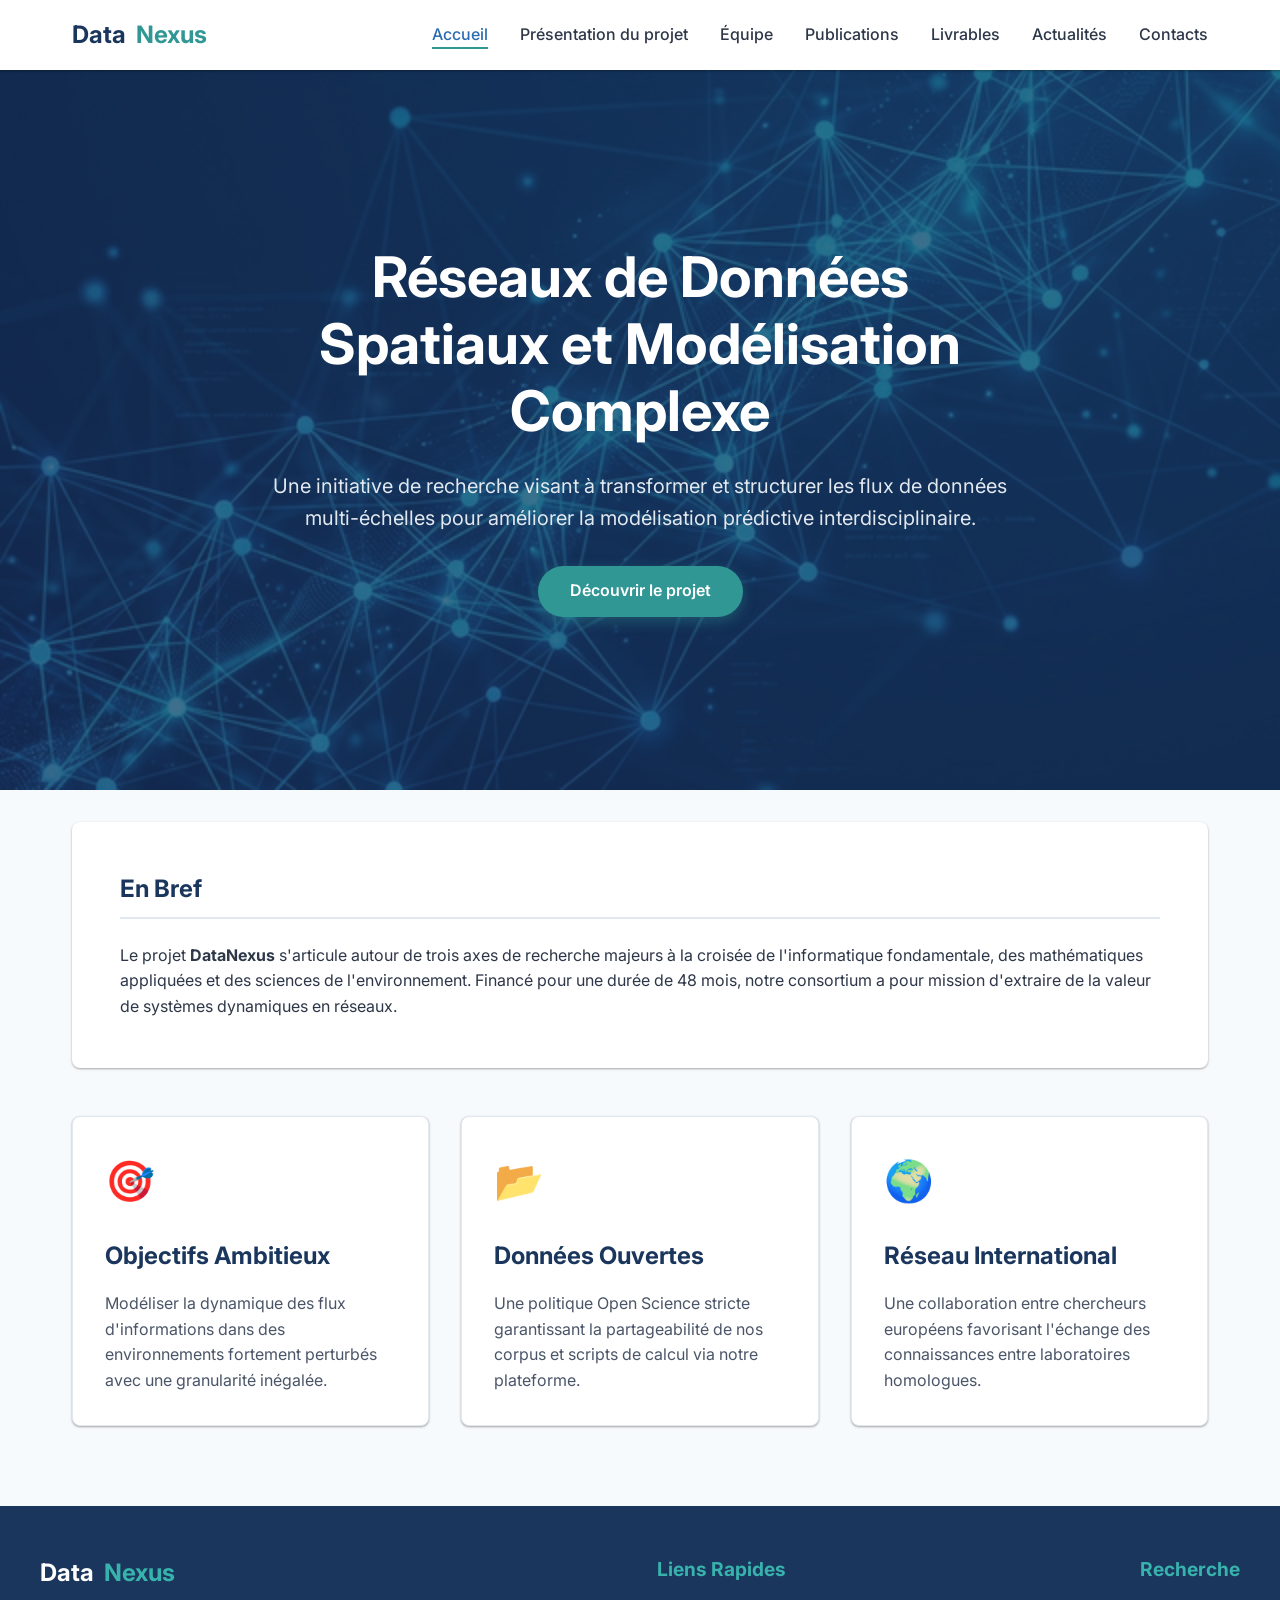
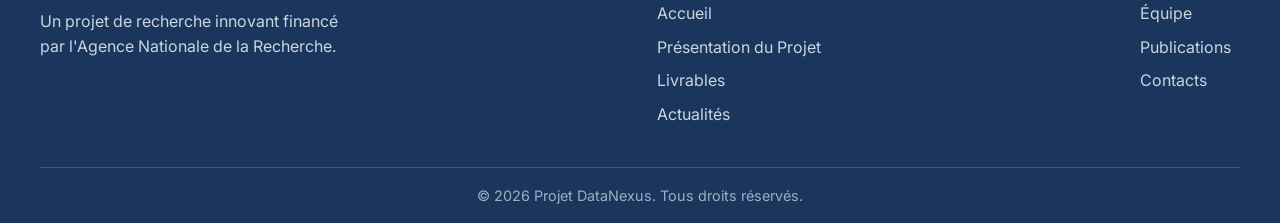
<file: index.html>
<!DOCTYPE html>
<html lang="fr">

<head>
    <meta charset="UTF-8">
    <meta name="viewport" content="width=device-width, initial-scale=1.0">
    <title>Projet de Recherche | Accueil</title>
    <meta name="description" content="Site officiel du projet de recherche DataNexus. Accueil.">
    <link rel="stylesheet" href="styles.css">
</head>

<body>
    <header>
        <div class="nav-container">
            <a href="index.html" class="logo">Data<span>Nexus</span></a>
            <nav>
                <ul class="nav-links">
                    <li><a href="index.html" class="active">Accueil</a></li>
                    <li>
                        <a href="projet.html">Présentation du projet</a>
                        <ul class="dropdown-menu">
                            <li><a href="projet.html#problematique">Problématique</a></li>
                            <li><a href="projet.html#objectifs">Objectifs</a></li>
                            <li><a href="projet.html#methodologie">Méthodologie générale</a></li>
                            <li><a href="projet.html#wp">Les différents WPs</a></li>
                            <li><a href="projet.html#calendrier">Calendrier</a></li>
                        </ul>
                    </li>
                    <li><a href="equipe.html">Équipe</a></li>
                    <li>
                        <a href="publications.html">Publications</a>
                        <ul class="dropdown-menu">
                            <li><a href="publications.html#articles">Articles</a></li>
                            <li><a href="publications.html#chapitres">Chapitres d’ouvrage</a></li>
                            <li><a href="publications.html#communications">Communications</a></li>
                            <li><a href="publications.html#posters">Posters</a></li>
                            <li><a href="publications.html#prepublications">Prépublications</a></li>
                        </ul>
                    </li>
                    <li>
                        <a href="livrables.html">Livrables</a>
                        <ul class="dropdown-menu">
                            <li><a href="livrables.html#rapports">Rapports</a></li>
                            <li><a href="livrables.html#donnees">Jeux de données</a></li>
                            <li><a href="livrables.html#documentation">Documentation</a></li>
                            <li><a href="livrables.html#outils">Outils / démonstrateurs</a></li>
                            <li><a href="livrables.html#protocoles">Protocoles / guides</a></li>
                        </ul>
                    </li>
                    <li>
                        <a href="actualites.html">Actualités</a>
                        <ul class="dropdown-menu">
                            <li><a href="actualites.html#evenements">Événements</a></li>
                            <li><a href="actualites.html#communications">Communications</a></li>
                        </ul>
                    </li>
                    <li><a href="contacts.html">Contacts</a></li>
                </ul>
            </nav>
        </div>
    </header>

    <main>
        <section class="hero">
            <img src="assets/images/hero_bg.png" alt="Abstract Data Nodes" class="hero-bg">
            <div class="hero-content">
                <h1>Réseaux de Données Spatiaux et Modélisation Complexe</h1>
                <p>Une initiative de recherche visant à transformer et structurer les flux de données multi-échelles
                    pour améliorer la modélisation prédictive interdisciplinaire.</p>
                <a href="projet.html" class="btn btn-primary">Découvrir le projet</a>
            </div>
        </section>

        <section class="container">
            <div class="content-block" style="margin-top: -3rem; position: relative; z-index: 10;">
                <h2>En Bref</h2>
                <p>Le projet <strong>DataNexus</strong> s'articule autour de trois axes de recherche majeurs à la
                    croisée de l'informatique fondamentale, des mathématiques appliquées et des sciences de
                    l'environnement. Financé pour une durée de 48 mois, notre consortium a pour mission d'extraire de la
                    valeur de systèmes dynamiques en réseaux.</p>
            </div>

            <div class="grid">
                <div class="card">
                    <div class="card-icon">🎯</div>
                    <h3>Objectifs Ambitieux</h3>
                    <p>Modéliser la dynamique des flux d'informations dans des environnements fortement perturbés avec
                        une granularité inégalée.</p>
                </div>
                <div class="card">
                    <div class="card-icon">📂</div>
                    <h3>Données Ouvertes</h3>
                    <p>Une politique Open Science stricte garantissant la partageabilité de nos corpus et scripts de
                        calcul via notre plateforme.</p>
                </div>
                <div class="card">
                    <div class="card-icon">🌍</div>
                    <h3>Réseau International</h3>
                    <p>Une collaboration entre chercheurs européens favorisant l'échange des connaissances entre
                        laboratoires homologues.</p>
                </div>
            </div>
        </section>
    </main>

    <footer>
        <div class="footer-content">
            <div class="footer-col">
                <a href="index.html" class="logo" style="color:white;">Data<span
                        style="color:var(--accent-color);">Nexus</span></a>
                <p style="margin-top: 1rem;">Un projet de recherche innovant financé<br>par l'Agence Nationale de la
                    Recherche.</p>
            </div>
            <div class="footer-col">
                <h4>Liens Rapides</h4>
                <ul>
                    <li><a href="index.html">Accueil</a></li>
                    <li><a href="projet.html">Présentation du Projet</a></li>
                    <li><a href="livrables.html">Livrables</a></li>
                    <li><a href="actualites.html">Actualités</a></li>
                </ul>
            </div>
            <div class="footer-col">
                <h4>Recherche</h4>
                <ul>
                    <li><a href="equipe.html">Équipe</a></li>
                    <li><a href="publications.html">Publications</a></li>
                    <li><a href="contacts.html">Contacts</a></li>
                </ul>
            </div>
        </div>
        <div class="footer-bottom">
            &copy; 2026 Projet DataNexus. Tous droits réservés.
        </div>
    </footer>
</body>

</html>
</file>
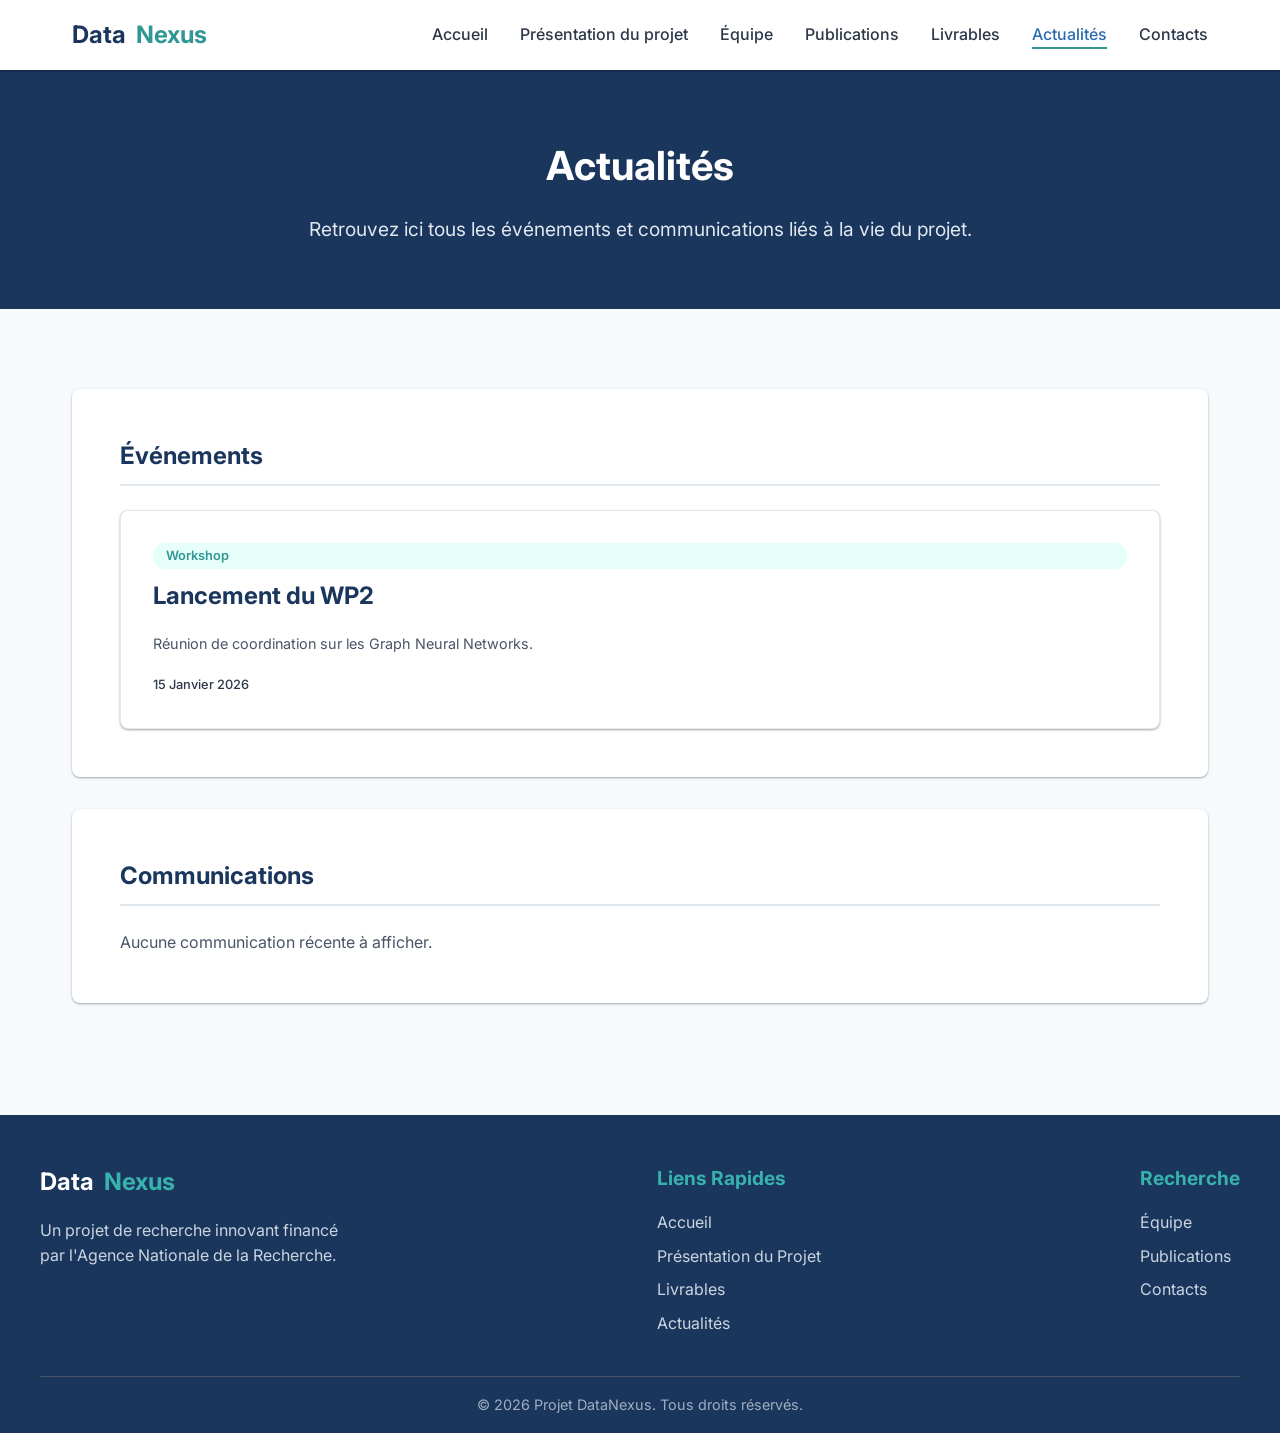
<file: actualites.html>
<!DOCTYPE html>
<html lang="fr">

<head>
    <meta charset="UTF-8">
    <meta name="viewport" content="width=device-width, initial-scale=1.0">
    <title>Actualités | DataNexus</title>
    <meta name="description" content="Restez informé des dernières actualités, événements et communications du projet DataNexus.">
    <link rel="stylesheet" href="styles.css">
</head>

<body>
    <header>
        <div class="nav-container">
            <a href="index.html" class="logo">Data<span>Nexus</span></a>
            <nav>
                <ul class="nav-links">
                    <li><a href="index.html">Accueil</a></li>
                    <li>
                        <a href="projet.html">Présentation du projet</a>
                        <ul class="dropdown-menu">
                            <li><a href="projet.html#problematique">Problématique</a></li>
                            <li><a href="projet.html#objectifs">Objectifs</a></li>
                            <li><a href="projet.html#methodologie">Méthodologie générale</a></li>
                            <li><a href="projet.html#wp">Les différents WPs</a></li>
                            <li><a href="projet.html#calendrier">Calendrier</a></li>
                        </ul>
                    </li>
                    <li><a href="equipe.html">Équipe</a></li>
                    <li>
                        <a href="publications.html">Publications</a>
                        <ul class="dropdown-menu">
                            <li><a href="publications.html#articles">Articles</a></li>
                            <li><a href="publications.html#chapitres">Chapitres d’ouvrage</a></li>
                            <li><a href="publications.html#communications">Communications</a></li>
                            <li><a href="publications.html#posters">Posters</a></li>
                            <li><a href="publications.html#prepublications">Prépublications</a></li>
                        </ul>
                    </li>
                    <li>
                        <a href="livrables.html">Livrables</a>
                        <ul class="dropdown-menu">
                            <li><a href="livrables.html#rapports">Rapports</a></li>
                            <li><a href="livrables.html#donnees">Jeux de données</a></li>
                            <li><a href="livrables.html#documentation">Documentation</a></li>
                            <li><a href="livrables.html#outils">Outils / démonstrateurs</a></li>
                            <li><a href="livrables.html#protocoles">Protocoles / guides</a></li>
                        </ul>
                    </li>
                    <li>
                        <a href="actualites.html" class="active">Actualités</a>
                        <ul class="dropdown-menu">
                            <li><a href="actualites.html#evenements">Événements</a></li>
                            <li><a href="actualites.html#communications">Communications</a></li>
                        </ul>
                    </li>
                    <li><a href="contacts.html">Contacts</a></li>
                </ul>
            </nav>
        </div>
    </header>

    <main>
        <section class="page-header">
            <h1>Actualités</h1>
            <p>Retrouvez ici tous les événements et communications liés à la vie du projet.</p>
        </section>

        <section class="container">
            <div id="evenements" class="content-block">
                <h2>Événements</h2>
                <div class="grid" style="margin-top: 1rem;">
                    <div class="card">
                        <div class="pub-tag">Workshop</div>
                        <h3 style="margin-top: 0.5rem;">Lancement du WP2</h3>
                        <p style="font-size: 0.9rem; color: var(--text-light); margin-bottom: 1rem;">Réunion de coordination sur les Graph Neural Networks.</p>
                        <span style="font-size: 0.8rem; font-weight: 500;">15 Janvier 2026</span>
                    </div>
                </div>
            </div>

            <div id="communications" class="content-block">
                <h2>Communications</h2>
                <p style="color: var(--text-light);">Aucune communication récente à afficher.</p>
            </div>
        </section>
    </main>

    <footer>
        <div class="footer-content">
            <div class="footer-col">
                <a href="index.html" class="logo" style="color:white;">Data<span
                        style="color:var(--accent-color);">Nexus</span></a>
                <p style="margin-top: 1rem;">Un projet de recherche innovant financé<br>par l'Agence Nationale de la
                    Recherche.</p>
            </div>
            <div class="footer-col">
                <h4>Liens Rapides</h4>
                <ul>
                    <li><a href="index.html">Accueil</a></li>
                    <li><a href="projet.html">Présentation du Projet</a></li>
                    <li><a href="livrables.html">Livrables</a></li>
                    <li><a href="actualites.html">Actualités</a></li>
                </ul>
            </div>
            <div class="footer-col">
                <h4>Recherche</h4>
                <ul>
                    <li><a href="equipe.html">Équipe</a></li>
                    <li><a href="publications.html">Publications</a></li>
                    <li><a href="contacts.html">Contacts</a></li>
                </ul>
            </div>
        </div>
        <div class="footer-bottom">
            &copy; 2026 Projet DataNexus. Tous droits réservés.
        </div>
    </footer>
</body>

</html>
</file>
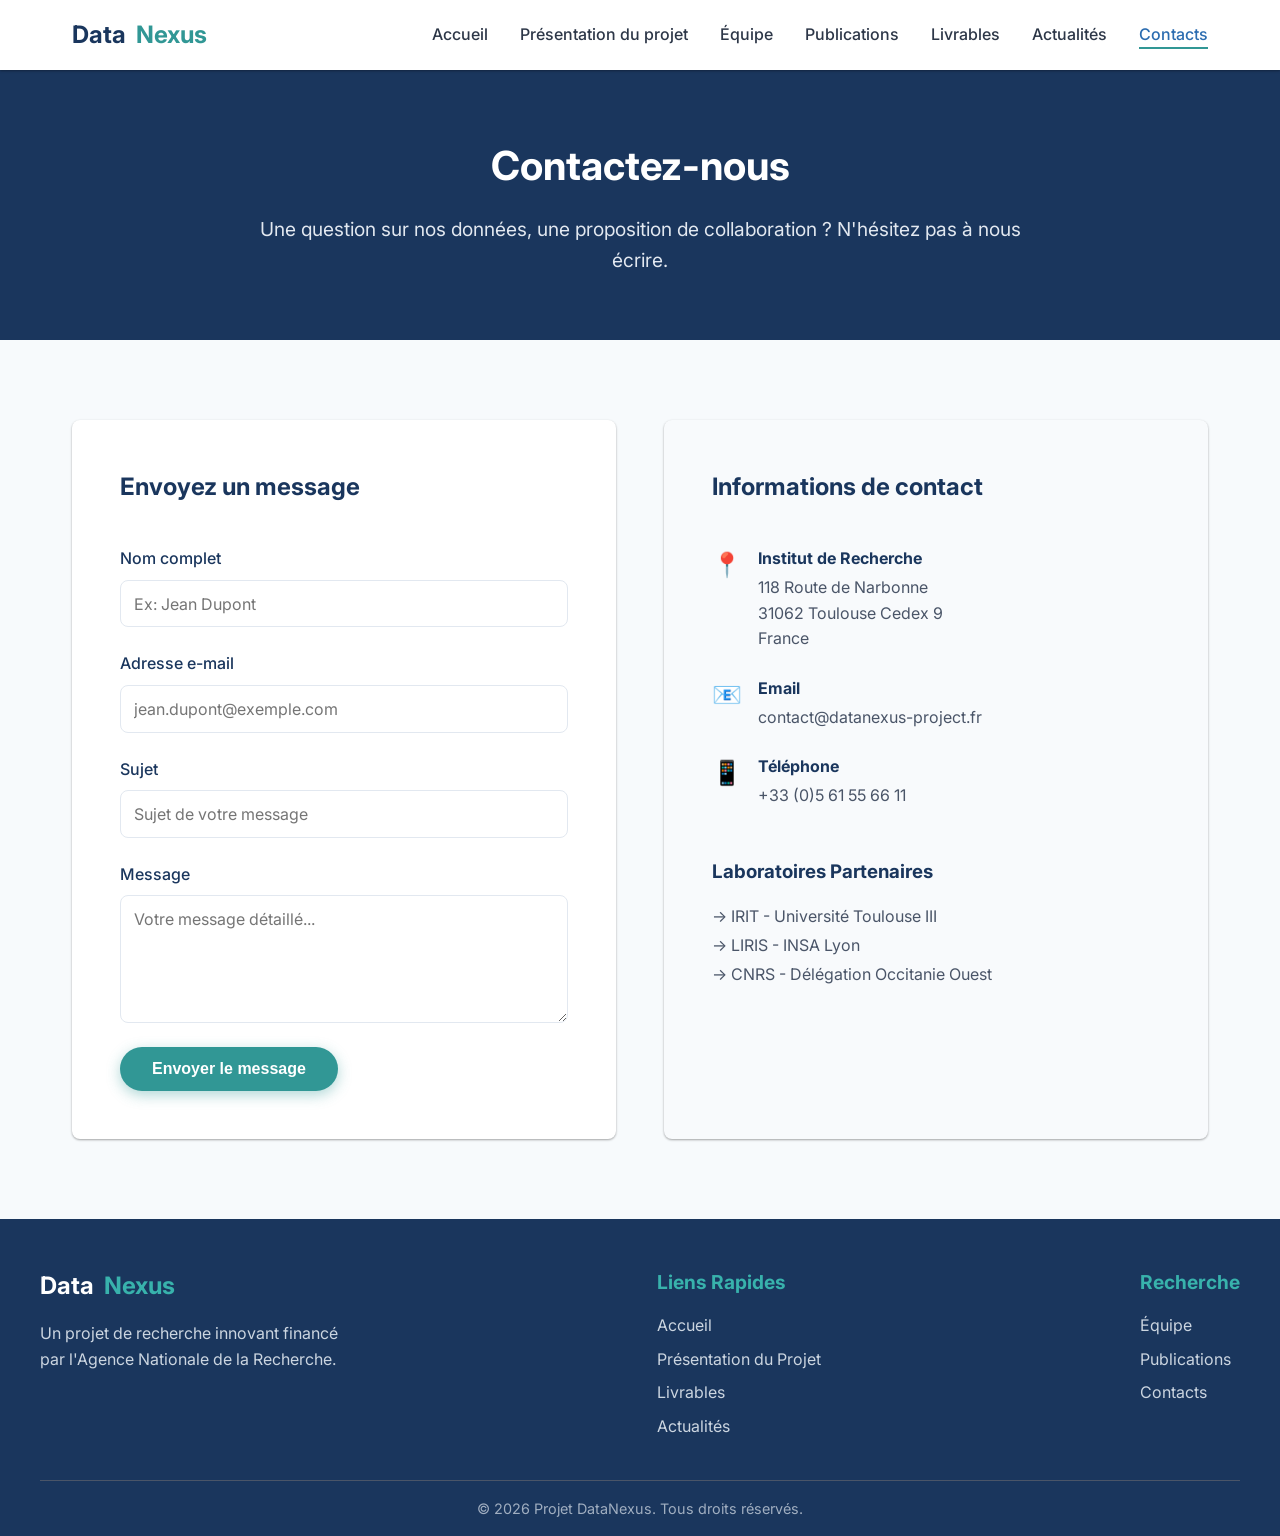
<file: contacts.html>
<!DOCTYPE html>
<html lang="fr">

<head>
    <meta charset="UTF-8">
    <meta name="viewport" content="width=device-width, initial-scale=1.0">
    <title>Contacts | DataNexus</title>
    <meta name="description" content="Contactez l'équipe du projet DataNexus.">
    <link rel="stylesheet" href="styles.css">
    <style>
        .contact-form {
            display: flex;
            flex-direction: column;
            gap: 1.5rem;
            max-width: 600px;
        }

        .form-group {
            display: flex;
            flex-direction: column;
            gap: 0.5rem;
        }

        .form-group label {
            font-weight: 500;
            color: var(--primary-color);
        }

        .form-group input,
        .form-group textarea {
            padding: 0.8rem;
            border: 1px solid var(--border-color);
            border-radius: var(--radius);
            font-family: inherit;
            font-size: 1rem;
            transition: var(--transition);
        }

        .form-group input:focus,
        .form-group textarea:focus {
            outline: none;
            border-color: var(--secondary-color);
            box-shadow: 0 0 0 3px rgba(49, 151, 149, 0.2);
        }

        .contact-info {
            display: flex;
            flex-direction: column;
            gap: 1.5rem;
        }

        .info-item {
            display: flex;
            align-items: flex-start;
            gap: 1rem;
        }

        .info-icon {
            color: var(--secondary-color);
            font-size: 1.5rem;
        }
    </style>
</head>

<body>
    <header>
        <div class="nav-container">
            <a href="index.html" class="logo">Data<span>Nexus</span></a>
            <nav>
                <ul class="nav-links">
                    <li><a href="index.html">Accueil</a></li>
                    <li>
                        <a href="projet.html">Présentation du projet</a>
                        <ul class="dropdown-menu">
                            <li><a href="projet.html#problematique">Problématique</a></li>
                            <li><a href="projet.html#objectifs">Objectifs</a></li>
                            <li><a href="projet.html#methodologie">Méthodologie générale</a></li>
                            <li><a href="projet.html#wp">Les différents WPs</a></li>
                            <li><a href="projet.html#calendrier">Calendrier</a></li>
                        </ul>
                    </li>
                    <li><a href="equipe.html">Équipe</a></li>
                    <li>
                        <a href="publications.html">Publications</a>
                        <ul class="dropdown-menu">
                            <li><a href="publications.html#articles">Articles</a></li>
                            <li><a href="publications.html#chapitres">Chapitres d’ouvrage</a></li>
                            <li><a href="publications.html#communications">Communications</a></li>
                            <li><a href="publications.html#posters">Posters</a></li>
                            <li><a href="publications.html#prepublications">Prépublications</a></li>
                        </ul>
                    </li>
                    <li>
                        <a href="livrables.html">Livrables</a>
                        <ul class="dropdown-menu">
                            <li><a href="livrables.html#rapports">Rapports</a></li>
                            <li><a href="livrables.html#donnees">Jeux de données</a></li>
                            <li><a href="livrables.html#documentation">Documentation</a></li>
                            <li><a href="livrables.html#outils">Outils / démonstrateurs</a></li>
                            <li><a href="livrables.html#protocoles">Protocoles / guides</a></li>
                        </ul>
                    </li>
                    <li>
                        <a href="actualites.html">Actualités</a>
                        <ul class="dropdown-menu">
                            <li><a href="actualites.html#evenements">Événements</a></li>
                            <li><a href="actualites.html#communications">Communications</a></li>
                        </ul>
                    </li>
                    <li><a href="contacts.html" class="active">Contacts</a></li>
                </ul>
            </nav>
        </div>
    </header>

    <main>
        <section class="page-header">
            <h1>Contactez-nous</h1>
            <p>Une question sur nos données, une proposition de collaboration ? N'hésitez pas à nous écrire.</p>
        </section>

        <section class="container"
            style="display: grid; grid-template-columns: repeat(auto-fit, minmax(300px, 1fr)); gap: 3rem;">

            <div class="content-block" style="margin-bottom: 0;">
                <h2 style="margin-bottom: 2rem; border-bottom: none;">Envoyez un message</h2>
                <form class="contact-form" action="#" method="POST"
                    onsubmit="event.preventDefault(); alert('Le message a été envoyé (Ceci est une démo).');">
                    <div class="form-group">
                        <label for="name">Nom complet</label>
                        <input type="text" id="name" name="name" required placeholder="Ex: Jean Dupont">
                    </div>

                    <div class="form-group">
                        <label for="email">Adresse e-mail</label>
                        <input type="email" id="email" name="email" required placeholder="jean.dupont@exemple.com">
                    </div>

                    <div class="form-group">
                        <label for="subject">Sujet</label>
                        <input type="text" id="subject" name="subject" required placeholder="Sujet de votre message">
                    </div>

                    <div class="form-group">
                        <label for="message">Message</label>
                        <textarea id="message" name="message" rows="5" required
                            placeholder="Votre message détaillé..."></textarea>
                    </div>

                    <button type="submit" class="btn btn-primary"
                        style="align-self: flex-start; border: none; font-size: 1rem; cursor: pointer;">Envoyer le
                        message</button>
                </form>
            </div>

            <div class="content-block" style="margin-bottom: 0; background-color: #f8fafc;">
                <h2 style="margin-bottom: 2rem; border-bottom: none;">Informations de contact</h2>

                <div class="contact-info">
                    <div class="info-item">
                        <div class="info-icon">📍</div>
                        <div>
                            <h4 style="color: var(--primary-color); margin-bottom: 0.2rem;">Institut de Recherche</h4>
                            <p style="color: var(--text-light);">118 Route de Narbonne<br>31062 Toulouse Cedex
                                9<br>France</p>
                        </div>
                    </div>

                    <div class="info-item">
                        <div class="info-icon">📧</div>
                        <div>
                            <h4 style="color: var(--primary-color); margin-bottom: 0.2rem;">Email</h4>
                            <p style="color: var(--text-light);"><a href="mailto:contact@datanexus-project.fr"
                                    style="color: inherit; text-decoration: none;">contact@datanexus-project.fr</a></p>
                        </div>
                    </div>

                    <div class="info-item">
                        <div class="info-icon">📱</div>
                        <div>
                            <h4 style="color: var(--primary-color); margin-bottom: 0.2rem;">Téléphone</h4>
                            <p style="color: var(--text-light);">+33 (0)5 61 55 66 11</p>
                        </div>
                    </div>
                </div>

                <div style="margin-top: 3rem;">
                    <h3 style="color: var(--primary-color); margin-bottom: 1rem;">Laboratoires Partenaires</h3>
                    <ul style="list-style: none; padding: 0; color: var(--text-light); line-height: 1.8;">
                        <li>&rarr; IRIT - Université Toulouse III</li>
                        <li>&rarr; LIRIS - INSA Lyon</li>
                        <li>&rarr; CNRS - Délégation Occitanie Ouest</li>
                    </ul>
                </div>
            </div>

        </section>
    </main>

    <footer>
        <div class="footer-content">
            <div class="footer-col">
                <a href="index.html" class="logo" style="color:white;">Data<span
                        style="color:var(--accent-color);">Nexus</span></a>
                <p style="margin-top: 1rem;">Un projet de recherche innovant financé<br>par l'Agence Nationale de la
                    Recherche.</p>
            </div>
            <div class="footer-col">
                <h4>Liens Rapides</h4>
                <ul>
                    <li><a href="index.html">Accueil</a></li>
                    <li><a href="projet.html">Présentation du Projet</a></li>
                    <li><a href="livrables.html">Livrables</a></li>
                    <li><a href="actualites.html">Actualités</a></li>
                </ul>
            </div>
            <div class="footer-col">
                <h4>Recherche</h4>
                <ul>
                    <li><a href="equipe.html">Équipe</a></li>
                    <li><a href="publications.html">Publications</a></li>
                    <li><a href="contacts.html">Contacts</a></li>
                </ul>
            </div>
        </div>
        <div class="footer-bottom">
            &copy; 2026 Projet DataNexus. Tous droits réservés.
        </div>
    </footer>
</body>

</html>
</file>
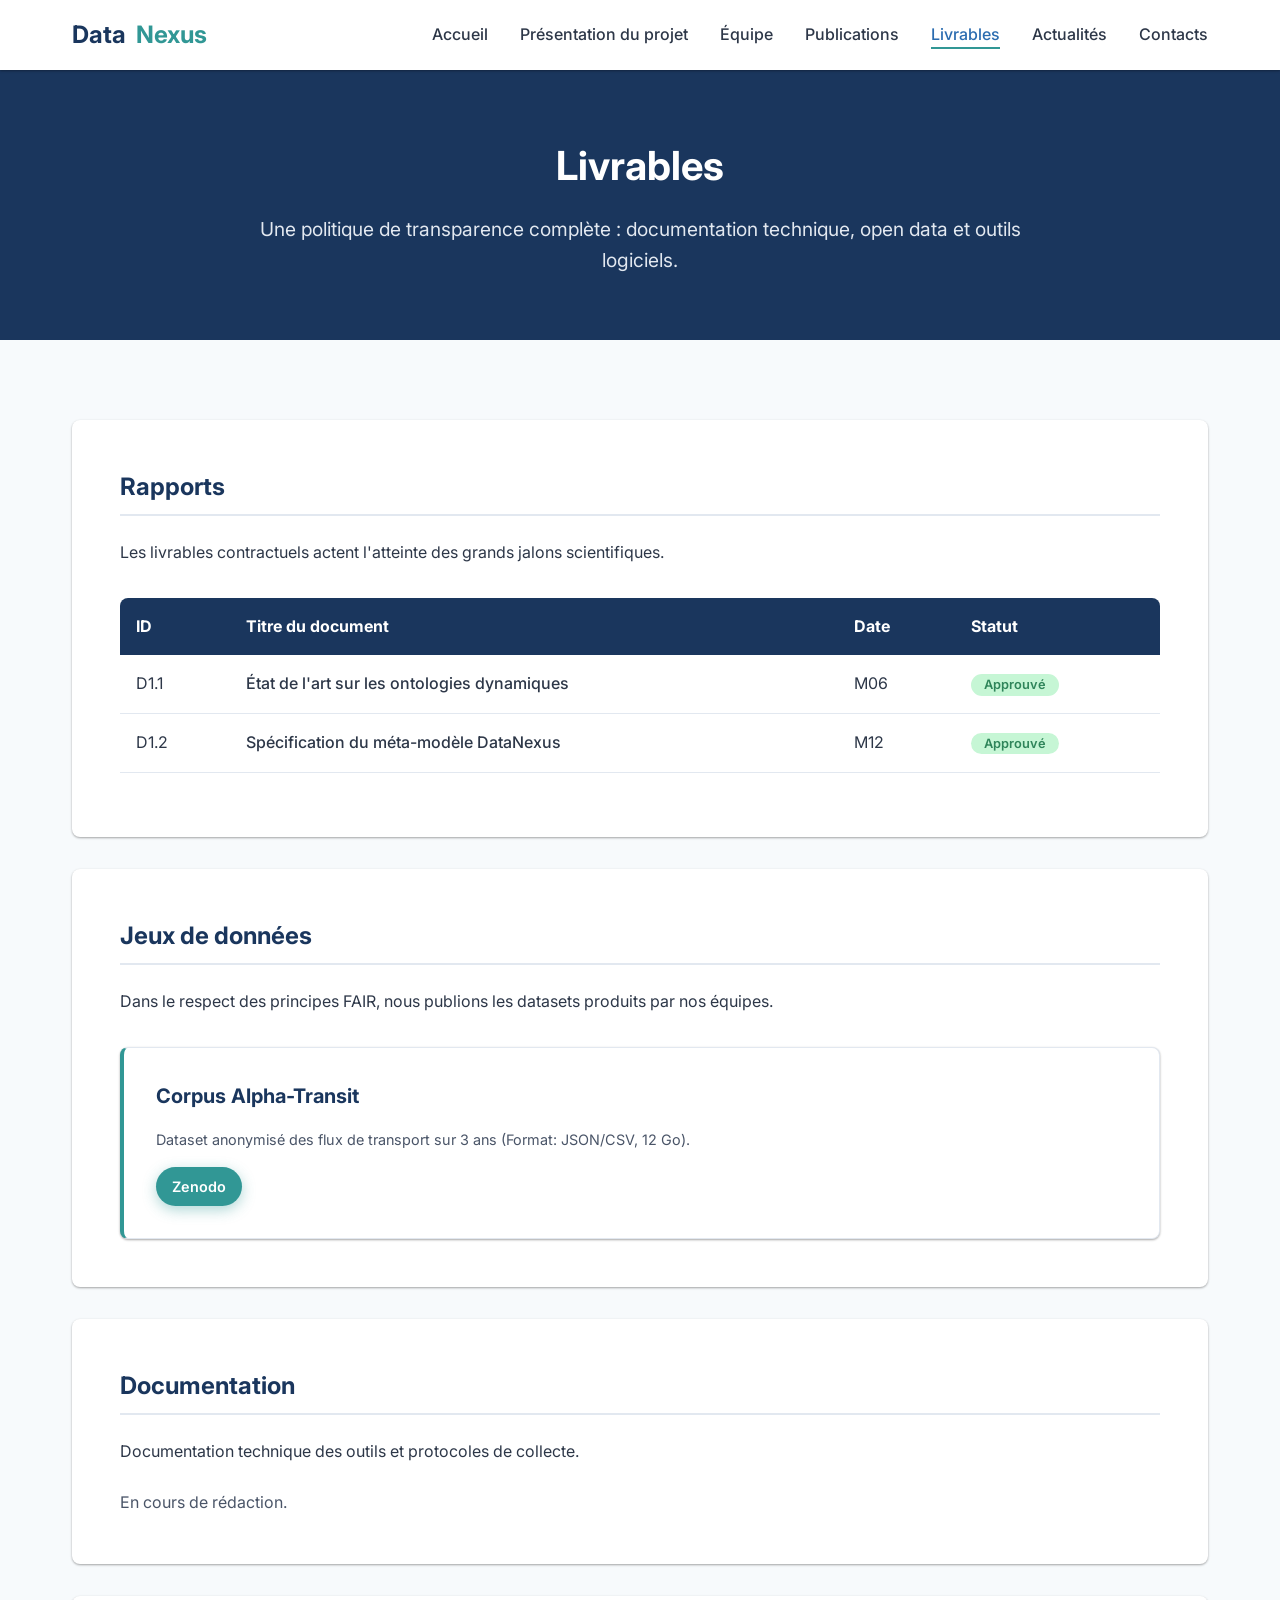
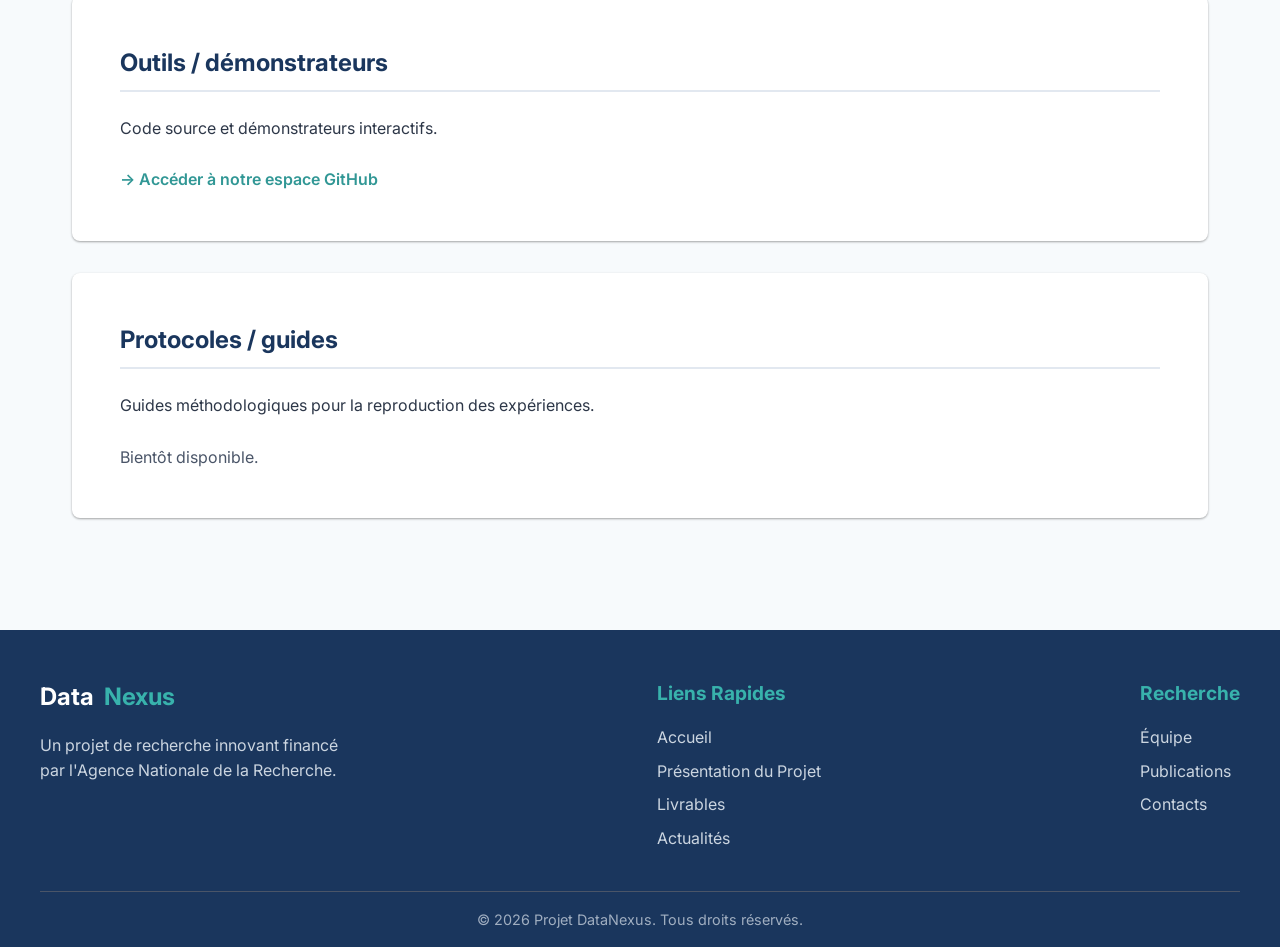
<file: livrables.html>
<!DOCTYPE html>
<html lang="fr">

<head>
    <meta charset="UTF-8">
    <meta name="viewport" content="width=device-width, initial-scale=1.0">
    <title>Livrables et Jeux de Données | DataNexus</title>
    <meta name="description"
        content="Accédez aux livrables contractuels et aux jeux de données produits tout au long du projet de recherche.">
    <link rel="stylesheet" href="styles.css">
</head>

<body>
    <header>
        <div class="nav-container">
            <a href="index.html" class="logo">Data<span>Nexus</span></a>
            <nav>
                <ul class="nav-links">
                    <li><a href="index.html">Accueil</a></li>
                    <li>
                        <a href="projet.html">Présentation du projet</a>
                        <ul class="dropdown-menu">
                            <li><a href="projet.html#problematique">Problématique</a></li>
                            <li><a href="projet.html#objectifs">Objectifs</a></li>
                            <li><a href="projet.html#methodologie">Méthodologie générale</a></li>
                            <li><a href="projet.html#wp">Les différents WPs</a></li>
                            <li><a href="projet.html#calendrier">Calendrier</a></li>
                        </ul>
                    </li>
                    <li><a href="equipe.html">Équipe</a></li>
                    <li>
                        <a href="publications.html">Publications</a>
                        <ul class="dropdown-menu">
                            <li><a href="publications.html#articles">Articles</a></li>
                            <li><a href="publications.html#chapitres">Chapitres d’ouvrage</a></li>
                            <li><a href="publications.html#communications">Communications</a></li>
                            <li><a href="publications.html#posters">Posters</a></li>
                            <li><a href="publications.html#prepublications">Prépublications</a></li>
                        </ul>
                    </li>
                    <li>
                        <a href="livrables.html" class="active">Livrables</a>
                        <ul class="dropdown-menu">
                            <li><a href="livrables.html#rapports">Rapports</a></li>
                            <li><a href="livrables.html#donnees">Jeux de données</a></li>
                            <li><a href="livrables.html#documentation">Documentation</a></li>
                            <li><a href="livrables.html#outils">Outils / démonstrateurs</a></li>
                            <li><a href="livrables.html#protocoles">Protocoles / guides</a></li>
                        </ul>
                    </li>
                    <li>
                        <a href="actualites.html">Actualités</a>
                        <ul class="dropdown-menu">
                            <li><a href="actualites.html#evenements">Événements</a></li>
                            <li><a href="actualites.html#communications">Communications</a></li>
                        </ul>
                    </li>
                    <li><a href="contacts.html">Contacts</a></li>
                </ul>
            </nav>
        </div>
    </header>

    <main>
        <section class="page-header">
            <h1>Livrables</h1>
            <p>Une politique de transparence complète : documentation technique, open data et outils logiciels.</p>
        </section>

        <section class="container">
            <div id="rapports" class="content-block">
                <h2>Rapports</h2>
                <p style="margin-bottom: 2rem;">Les livrables contractuels actent l'atteinte des grands jalons scientifiques.</p>

                <table style="width: 100%; border-collapse: collapse; margin-bottom: 1rem;">
                    <thead>
                        <tr style="background-color: var(--primary-color); color: white; text-align: left;">
                            <th style="padding: 1rem; border-radius: 8px 0 0 0;">ID</th>
                            <th style="padding: 1rem;">Titre du document</th>
                            <th style="padding: 1rem;">Date</th>
                            <th style="padding: 1rem; border-radius: 0 8px 0 0;">Statut</th>
                        </tr>
                    </thead>
                    <tbody>
                        <tr style="border-bottom: 1px solid var(--border-color);">
                            <td style="padding: 1rem;">D1.1</td>
                            <td style="padding: 1rem; font-weight: 500;">État de l'art sur les ontologies dynamiques</td>
                            <td style="padding: 1rem;">M06</td>
                            <td style="padding: 1rem;"><span class="pub-tag" style="background-color: #c6f6d5; color: #2f855a;">Approuvé</span></td>
                        </tr>
                        <tr style="border-bottom: 1px solid var(--border-color);">
                            <td style="padding: 1rem;">D1.2</td>
                            <td style="padding: 1rem; font-weight: 500;">Spécification du méta-modèle DataNexus</td>
                            <td style="padding: 1rem;">M12</td>
                            <td style="padding: 1rem;"><span class="pub-tag" style="background-color: #c6f6d5; color: #2f855a;">Approuvé</span></td>
                        </tr>
                    </tbody>
                </table>
            </div>

            <div id="donnees" class="content-block">
                <h2>Jeux de données</h2>
                <p style="margin-bottom: 2rem;">Dans le respect des principes FAIR, nous publions les datasets produits par nos équipes.</p>

                <div class="grid" style="margin-top: 0;">
                    <div class="card" style="border-left: 4px solid var(--secondary-color);">
                        <h3 style="font-size: 1.25rem;">Corpus Alpha-Transit</h3>
                        <p style="font-size: 0.9rem; margin-bottom: 1rem; color: var(--text-light);">Dataset anonymisé
                            des flux de transport sur 3 ans (Format: JSON/CSV, 12 Go).</p>
                        <a href="#" class="btn btn-primary" style="padding: 0.5rem 1rem; font-size: 0.9rem;">Zenodo</a>
                    </div>
                </div>
            </div>

            <div id="documentation" class="content-block">
                <h2>Documentation</h2>
                <p>Documentation technique des outils et protocoles de collecte.</p>
                <br>
                <p style="color: var(--text-light);">En cours de rédaction.</p>
            </div>

            <div id="outils" class="content-block">
                <h2>Outils / démonstrateurs</h2>
                <p>Code source et démonstrateurs interactifs.</p>
                <br>
                <a href="#" style="color: var(--secondary-color); font-weight: 600; text-decoration: none;">&rarr; Accéder à notre espace GitHub</a>
            </div>

            <div id="protocoles" class="content-block">
                <h2>Protocoles / guides</h2>
                <p>Guides méthodologiques pour la reproduction des expériences.</p>
                <br>
                <p style="color: var(--text-light);">Bientôt disponible.</p>
            </div>
        </section>
    </main>

    <footer>
        <div class="footer-content">
            <div class="footer-col">
                <a href="index.html" class="logo" style="color:white;">Data<span
                        style="color:var(--accent-color);">Nexus</span></a>
                <p style="margin-top: 1rem;">Un projet de recherche innovant financé<br>par l'Agence Nationale de la
                    Recherche.</p>
            </div>
            <div class="footer-col">
                <h4>Liens Rapides</h4>
                <ul>
                    <li><a href="index.html">Accueil</a></li>
                    <li><a href="projet.html">Présentation du Projet</a></li>
                    <li><a href="livrables.html">Livrables</a></li>
                    <li><a href="actualites.html">Actualités</a></li>
                </ul>
            </div>
            <div class="footer-col">
                <h4>Recherche</h4>
                <ul>
                    <li><a href="equipe.html">Équipe</a></li>
                    <li><a href="publications.html">Publications</a></li>
                    <li><a href="contacts.html">Contacts</a></li>
                </ul>
            </div>
        </div>
        <div class="footer-bottom">
            &copy; 2026 Projet DataNexus. Tous droits réservés.
        </div>
    </footer>
</body>

</html>
</file>
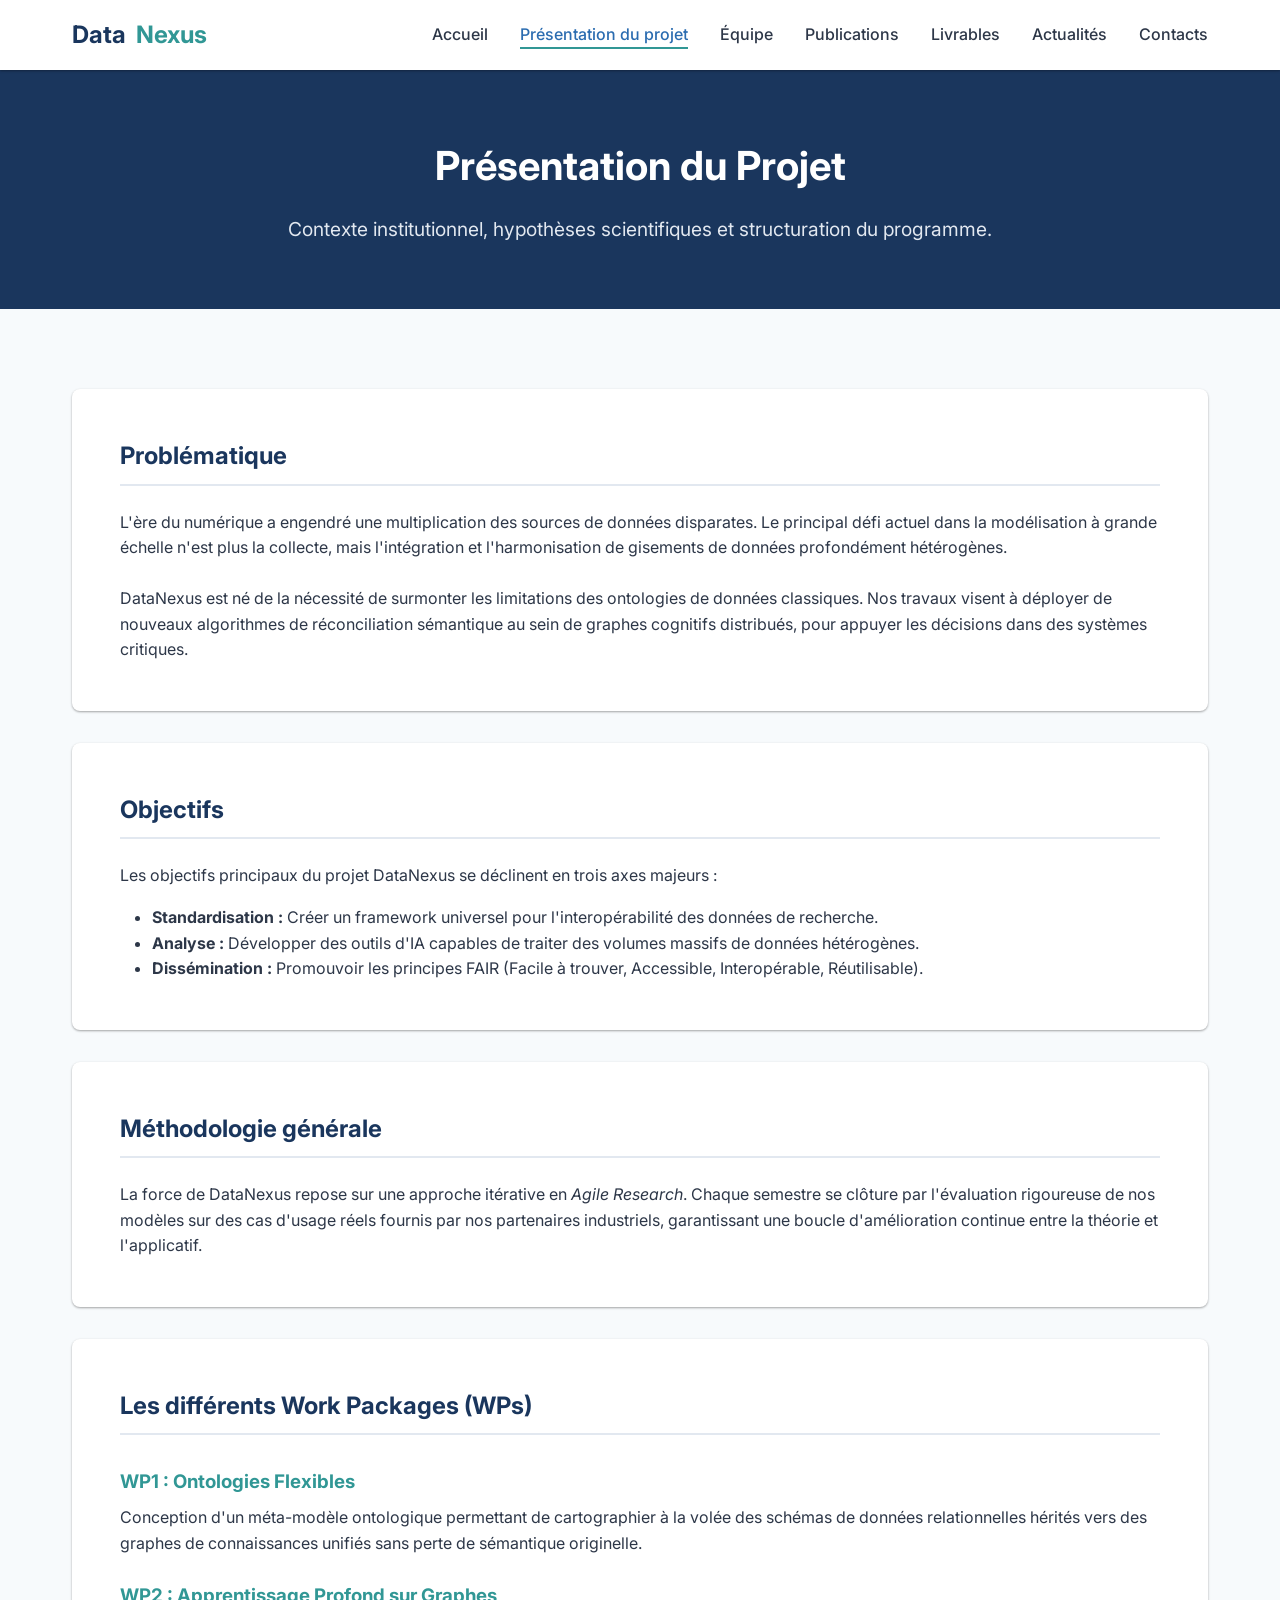
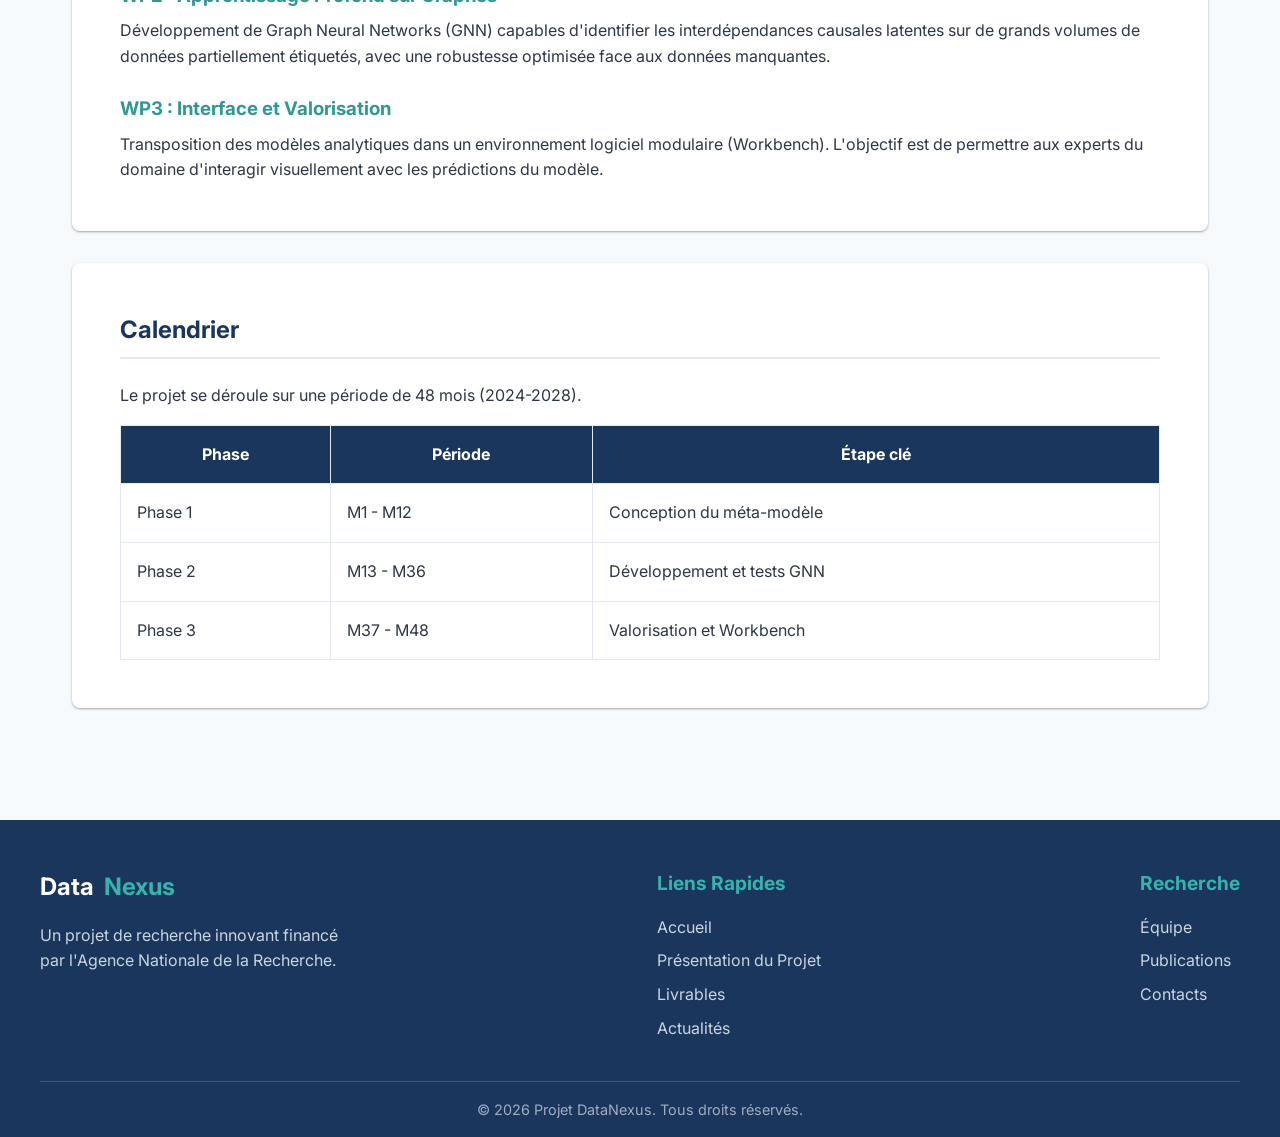
<file: projet.html>
<!DOCTYPE html>
<html lang="fr">

<head>
    <meta charset="UTF-8">
    <meta name="viewport" content="width=device-width, initial-scale=1.0">
    <title>Présentation du Projet | DataNexus</title>
    <meta name="description"
        content="Découvrez les objectifs, le contexte et les axes de recherche du projet DataNexus.">
    <link rel="stylesheet" href="styles.css">
</head>

<body>
    <header>
        <div class="nav-container">
            <a href="index.html" class="logo">Data<span>Nexus</span></a>
            <nav>
                <ul class="nav-links">
                    <li><a href="index.html">Accueil</a></li>
                    <li>
                        <a href="projet.html" class="active">Présentation du projet</a>
                        <ul class="dropdown-menu">
                            <li><a href="projet.html#problematique">Problématique</a></li>
                            <li><a href="projet.html#objectifs">Objectifs</a></li>
                            <li><a href="projet.html#methodologie">Méthodologie générale</a></li>
                            <li><a href="projet.html#wp">Les différents WPs</a></li>
                            <li><a href="projet.html#calendrier">Calendrier</a></li>
                        </ul>
                    </li>
                    <li><a href="equipe.html">Équipe</a></li>
                    <li>
                        <a href="publications.html">Publications</a>
                        <ul class="dropdown-menu">
                            <li><a href="publications.html#articles">Articles</a></li>
                            <li><a href="publications.html#chapitres">Chapitres d’ouvrage</a></li>
                            <li><a href="publications.html#communications">Communications</a></li>
                            <li><a href="publications.html#posters">Posters</a></li>
                            <li><a href="publications.html#prepublications">Prépublications</a></li>
                        </ul>
                    </li>
                    <li>
                        <a href="livrables.html">Livrables</a>
                        <ul class="dropdown-menu">
                            <li><a href="livrables.html#rapports">Rapports</a></li>
                            <li><a href="livrables.html#donnees">Jeux de données</a></li>
                            <li><a href="livrables.html#documentation">Documentation</a></li>
                            <li><a href="livrables.html#outils">Outils / démonstrateurs</a></li>
                            <li><a href="livrables.html#protocoles">Protocoles / guides</a></li>
                        </ul>
                    </li>
                    <li>
                        <a href="actualites.html">Actualités</a>
                        <ul class="dropdown-menu">
                            <li><a href="actualites.html#evenements">Événements</a></li>
                            <li><a href="actualites.html#communications">Communications</a></li>
                        </ul>
                    </li>
                    <li><a href="contacts.html">Contacts</a></li>
                </ul>
            </nav>
        </div>
    </header>

    <main>
        <section class="page-header">
            <h1>Présentation du Projet</h1>
            <p>Contexte institutionnel, hypothèses scientifiques et structuration du programme.</p>
        </section>

        <section class="container">
            <div id="problematique" class="content-block">
                <h2>Problématique</h2>
                <p>L'ère du numérique a engendré une multiplication des sources de données disparates. Le principal défi
                    actuel dans la modélisation à grande échelle n'est plus la collecte, mais l'intégration et
                    l'harmonisation de gisements de données profondément hétérogènes.</p>
                <br>
                <p>DataNexus est né de la nécessité de surmonter les limitations des ontologies de données classiques.
                    Nos travaux visent à déployer de nouveaux algorithmes de réconciliation sémantique au sein de
                    graphes cognitifs distribués, pour appuyer les décisions dans des systèmes critiques.</p>
            </div>

            <div id="objectifs" class="content-block">
                <h2>Objectifs</h2>
                <p>Les objectifs principaux du projet DataNexus se déclinent en trois axes majeurs :</p>
                <ul style="margin-left: 2rem; margin-top: 1rem;">
                    <li><strong>Standardisation :</strong> Créer un framework universel pour l'interopérabilité des données de recherche.</li>
                    <li><strong>Analyse :</strong> Développer des outils d'IA capables de traiter des volumes massifs de données hétérogènes.</li>
                    <li><strong>Dissémination :</strong> Promouvoir les principes FAIR (Facile à trouver, Accessible, Interopérable, Réutilisable).</li>
                </ul>
            </div>

            <div id="methodologie" class="content-block">
                <h2>Méthodologie générale</h2>
                <p>La force de DataNexus repose sur une approche itérative en <i>Agile Research</i>. Chaque semestre se
                    clôture par l'évaluation rigoureuse de nos modèles sur des cas d'usage réels fournis par nos
                    partenaires industriels, garantissant une boucle d'amélioration continue entre la théorie et
                    l'applicatif.</p>
            </div>

            <div id="wp" class="content-block">
                <h2>Les différents Work Packages (WPs)</h2>

                <div style="margin-top: 2rem;">
                    <h3 style="color:var(--secondary-color); margin-bottom: 0.5rem;">WP1 : Ontologies Flexibles</h3>
                    <p>Conception d'un méta-modèle ontologique permettant de cartographier à la volée des schémas de
                        données relationnelles hérités vers des graphes de connaissances unifiés sans perte de
                        sémantique originelle.</p>
                </div>

                <div style="margin-top: 1.5rem;">
                    <h3 style="color:var(--secondary-color); margin-bottom: 0.5rem;">WP2 : Apprentissage Profond sur
                        Graphes</h3>
                    <p>Développement de Graph Neural Networks (GNN) capables d'identifier les interdépendances causales
                        latentes sur de grands volumes de données partiellement étiquetés, avec une robustesse optimisée
                        face aux données manquantes.</p>
                </div>

                <div style="margin-top: 1.5rem;">
                    <h3 style="color:var(--secondary-color); margin-bottom: 0.5rem;">WP3 : Interface et Valorisation
                    </h3>
                    <p>Transposition des modèles analytiques dans un environnement logiciel modulaire (Workbench).
                        L'objectif est de permettre aux experts du domaine d'interagir visuellement avec les prédictions
                        du modèle.</p>
                </div>
            </div>

            <div id="calendrier" class="content-block">
                <h2>Calendrier</h2>
                <p>Le projet se déroule sur une période de 48 mois (2024-2028).</p>
                <table style="width: 100%; border-collapse: collapse; margin-top: 1rem;">
                    <thead>
                        <tr style="background-color: var(--primary-color); color: white;">
                            <th style="padding: 1rem; border: 1px solid var(--border-color);">Phase</th>
                            <th style="padding: 1rem; border: 1px solid var(--border-color);">Période</th>
                            <th style="padding: 1rem; border: 1px solid var(--border-color);">Étape clé</th>
                        </tr>
                    </thead>
                    <tbody>
                        <tr>
                            <td style="padding: 1rem; border: 1px solid var(--border-color);">Phase 1</td>
                            <td style="padding: 1rem; border: 1px solid var(--border-color);">M1 - M12</td>
                            <td style="padding: 1rem; border: 1px solid var(--border-color);">Conception du méta-modèle</td>
                        </tr>
                        <tr>
                            <td style="padding: 1rem; border: 1px solid var(--border-color);">Phase 2</td>
                            <td style="padding: 1rem; border: 1px solid var(--border-color);">M13 - M36</td>
                            <td style="padding: 1rem; border: 1px solid var(--border-color);">Développement et tests GNN</td>
                        </tr>
                        <tr>
                            <td style="padding: 1rem; border: 1px solid var(--border-color);">Phase 3</td>
                            <td style="padding: 1rem; border: 1px solid var(--border-color);">M37 - M48</td>
                            <td style="padding: 1rem; border: 1px solid var(--border-color);">Valorisation et Workbench</td>
                        </tr>
                    </tbody>
                </table>
            </div>
        </section>
    </main>

    <footer>
        <div class="footer-content">
            <div class="footer-col">
                <a href="index.html" class="logo" style="color:white;">Data<span
                        style="color:var(--accent-color);">Nexus</span></a>
                <p style="margin-top: 1rem;">Un projet de recherche innovant financé<br>par l'Agence Nationale de la
                    Recherche.</p>
            </div>
            <div class="footer-col">
                <h4>Liens Rapides</h4>
                <ul>
                    <li><a href="index.html">Accueil</a></li>
                    <li><a href="projet.html">Présentation du Projet</a></li>
                    <li><a href="livrables.html">Livrables</a></li>
                    <li><a href="actualites.html">Actualités</a></li>
                </ul>
            </div>
            <div class="footer-col">
                <h4>Recherche</h4>
                <ul>
                    <li><a href="equipe.html">Équipe</a></li>
                    <li><a href="publications.html">Publications</a></li>
                    <li><a href="contacts.html">Contacts</a></li>
                </ul>
            </div>
        </div>
        <div class="footer-bottom">
            &copy; 2026 Projet DataNexus. Tous droits réservés.
        </div>
    </footer>
</body>

</html>
</file>
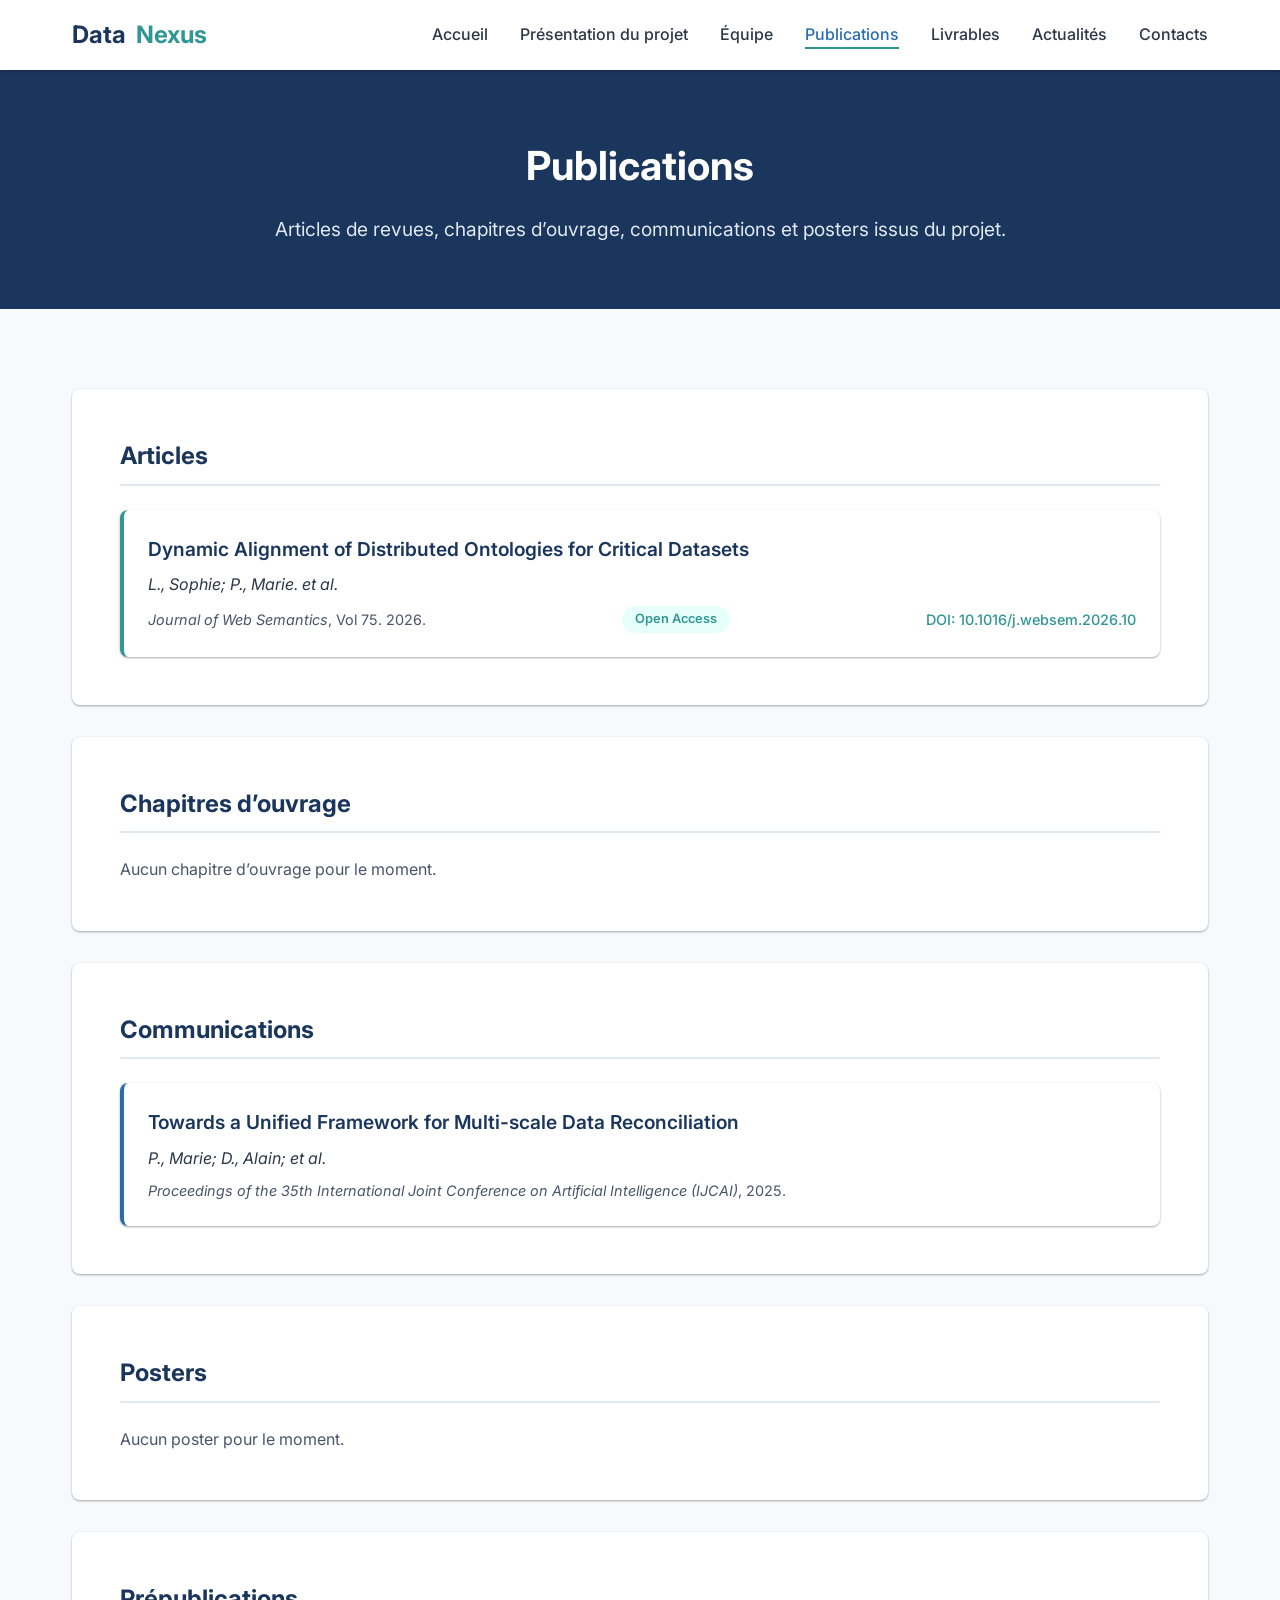
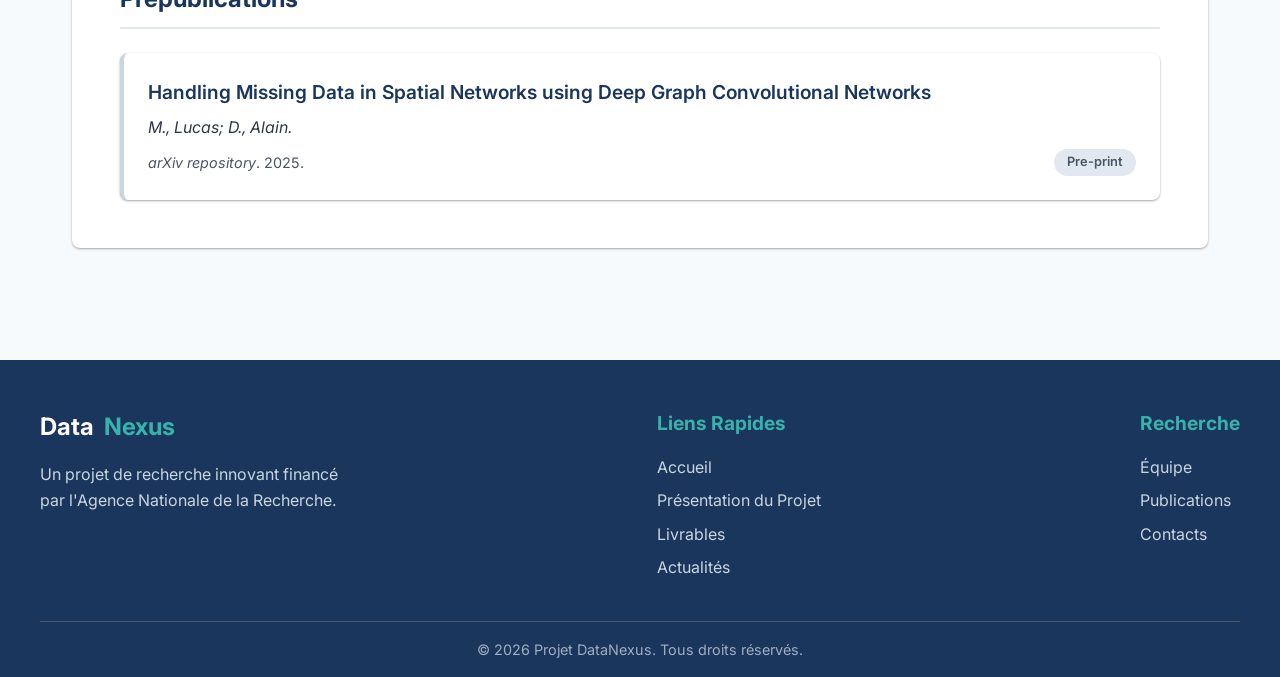
<file: publications.html>
<!DOCTYPE html>
<html lang="fr">

<head>
    <meta charset="UTF-8">
    <meta name="viewport" content="width=device-width, initial-scale=1.0">
    <title>Publications | DataNexus</title>
    <meta name="description"
        content="Découvrez les publications scientifiques issues des recherches du projet DataNexus.">
    <link rel="stylesheet" href="styles.css">
</head>

<body>
    <header>
        <div class="nav-container">
            <a href="index.html" class="logo">Data<span>Nexus</span></a>
            <nav>
                <ul class="nav-links">
                    <li><a href="index.html">Accueil</a></li>
                    <li>
                        <a href="projet.html">Présentation du projet</a>
                        <ul class="dropdown-menu">
                            <li><a href="projet.html#problematique">Problématique</a></li>
                            <li><a href="projet.html#objectifs">Objectifs</a></li>
                            <li><a href="projet.html#methodologie">Méthodologie générale</a></li>
                            <li><a href="projet.html#wp">Les différents WPs</a></li>
                            <li><a href="projet.html#calendrier">Calendrier</a></li>
                        </ul>
                    </li>
                    <li><a href="equipe.html">Équipe</a></li>
                    <li>
                        <a href="publications.html" class="active">Publications</a>
                        <ul class="dropdown-menu">
                            <li><a href="publications.html#articles">Articles</a></li>
                            <li><a href="publications.html#chapitres">Chapitres d’ouvrage</a></li>
                            <li><a href="publications.html#communications">Communications</a></li>
                            <li><a href="publications.html#posters">Posters</a></li>
                            <li><a href="publications.html#prepublications">Prépublications</a></li>
                        </ul>
                    </li>
                    <li>
                        <a href="livrables.html">Livrables</a>
                        <ul class="dropdown-menu">
                            <li><a href="livrables.html#rapports">Rapports</a></li>
                            <li><a href="livrables.html#donnees">Jeux de données</a></li>
                            <li><a href="livrables.html#documentation">Documentation</a></li>
                            <li><a href="livrables.html#outils">Outils / démonstrateurs</a></li>
                            <li><a href="livrables.html#protocoles">Protocoles / guides</a></li>
                        </ul>
                    </li>
                    <li>
                        <a href="actualites.html">Actualités</a>
                        <ul class="dropdown-menu">
                            <li><a href="actualites.html#evenements">Événements</a></li>
                            <li><a href="actualites.html#communications">Communications</a></li>
                        </ul>
                    </li>
                    <li><a href="contacts.html">Contacts</a></li>
                </ul>
            </nav>
        </div>
    </header>

    <main>
        <section class="page-header">
            <h1>Publications</h1>
            <p>Articles de revues, chapitres d’ouvrage, communications et posters issus du projet.</p>
        </section>

        <section class="container">

            <div id="articles" class="content-block">
                <h2>Articles</h2>
                <div class="publication-list" style="margin-top: 1.5rem;">
                    <div class="publication-item">
                        <div class="pub-title">Dynamic Alignment of Distributed Ontologies for Critical Datasets</div>
                        <div class="pub-authors">L., Sophie; P., Marie. et al.</div>
                        <div class="pub-details">
                            <span><em>Journal of Web Semantics</em>, Vol 75. 2026.</span>
                            <span class="pub-tag">Open Access</span>
                            <a href="#" style="color:var(--secondary-color); font-weight:500; text-decoration:none;">DOI: 10.1016/j.websem.2026.10</a>
                        </div>
                    </div>
                </div>
            </div>

            <div id="chapitres" class="content-block">
                <h2>Chapitres d’ouvrage</h2>
                <p style="color: var(--text-light);">Aucun chapitre d’ouvrage pour le moment.</p>
            </div>

            <div id="communications" class="content-block">
                <h2>Communications</h2>
                <div class="publication-list" style="margin-top: 1.5rem;">
                    <div class="publication-item" style="border-left-color: var(--primary-light);">
                        <div class="pub-title">Towards a Unified Framework for Multi-scale Data Reconciliation</div>
                        <div class="pub-authors">P., Marie; D., Alain; et al.</div>
                        <div class="pub-details">
                            <span><em>Proceedings of the 35th International Joint Conference on Artificial Intelligence (IJCAI)</em>, 2025.</span>
                        </div>
                    </div>
                </div>
            </div>

            <div id="posters" class="content-block">
                <h2>Posters</h2>
                <p style="color: var(--text-light);">Aucun poster pour le moment.</p>
            </div>

            <div id="prepublications" class="content-block">
                <h2>Prépublications</h2>
                <div class="publication-list" style="margin-top: 1.5rem;">
                    <div class="publication-item" style="border-left-color: #cbd5e0;">
                        <div class="pub-title">Handling Missing Data in Spatial Networks using Deep Graph Convolutional Networks</div>
                        <div class="pub-authors">M., Lucas; D., Alain.</div>
                        <div class="pub-details">
                            <span><em>arXiv repository</em>. 2025.</span>
                            <span class="pub-tag" style="background-color: #e2e8f0; color: #4a5568;">Pre-print</span>
                        </div>
                    </div>
                </div>
            </div>

        </section>
    </main>

    <footer>
        <div class="footer-content">
            <div class="footer-col">
                <a href="index.html" class="logo" style="color:white;">Data<span
                        style="color:var(--accent-color);">Nexus</span></a>
                <p style="margin-top: 1rem;">Un projet de recherche innovant financé<br>par l'Agence Nationale de la
                    Recherche.</p>
            </div>
            <div class="footer-col">
                <h4>Liens Rapides</h4>
                <ul>
                    <li><a href="index.html">Accueil</a></li>
                    <li><a href="projet.html">Présentation du Projet</a></li>
                    <li><a href="livrables.html">Livrables</a></li>
                    <li><a href="actualites.html">Actualités</a></li>
                </ul>
            </div>
            <div class="footer-col">
                <h4>Recherche</h4>
                <ul>
                    <li><a href="equipe.html">Équipe</a></li>
                    <li><a href="publications.html">Publications</a></li>
                    <li><a href="contacts.html">Contacts</a></li>
                </ul>
            </div>
        </div>
        <div class="footer-bottom">
            &copy; 2026 Projet DataNexus. Tous droits réservés.
        </div>
    </footer>
</body>

</html>
</file>
<file: styles.css>
@import url('https://fonts.googleapis.com/css2?family=Inter:wght@300;400;500;600;700&display=swap');

:root {
    --primary-color: #1a365d;
    --primary-light: #2b6cb0;
    --secondary-color: #319795;
    --accent-color: #38b2ac;
    --bg-color: #f7fafc;
    --text-color: #2d3748;
    --text-light: #4a5568;
    --white: #ffffff;
    --border-color: #e2e8f0;
    --shadow-sm: 0 1px 3px rgba(0,0,0,0.12), 0 1px 2px rgba(0,0,0,0.24);
    --shadow-md: 0 4px 6px rgba(0,0,0,0.1);
    --shadow-lg: 0 10px 15px -3px rgba(0, 0, 0, 0.1), 0 4px 6px -2px rgba(0, 0, 0, 0.05);
    --radius: 8px;
    --transition: all 0.3s ease;
}

* {
    margin: 0;
    padding: 0;
    box-sizing: border-box;
}

body {
    font-family: 'Inter', sans-serif;
    background-color: var(--bg-color);
    color: var(--text-color);
    line-height: 1.6;
    display: flex;
    flex-direction: column;
    min-height: 100vh;
}

/* Header & Navigation */
header {
    background-color: var(--white);
    box-shadow: var(--shadow-sm);
    position: sticky;
    top: 0;
    z-index: 100;
}

.nav-container {
    max-width: 1200px;
    margin: 0 auto;
    padding: 1rem 2rem;
    display: flex;
    justify-content: space-between;
    align-items: center;
}

.logo {
    font-size: 1.5rem;
    font-weight: 700;
    color: var(--primary-color);
    text-decoration: none;
    display: flex;
    align-items: center;
    gap: 10px;
}

.logo span {
    color: var(--secondary-color);
}

.nav-links {
    display: flex;
    gap: 2rem;
    list-style: none;
}

.nav-links a {
    text-decoration: none;
    color: var(--text-color);
    font-weight: 500;
    transition: var(--transition);
    position: relative;
    padding-bottom: 5px;
}

.nav-links a:hover, .nav-links a.active {
    color: var(--primary-light);
}

.nav-links a::after {
    content: '';
    position: absolute;
    width: 0;
    height: 2px;
    bottom: 0;
    left: 0;
    background-color: var(--secondary-color);
    transition: var(--transition);
}

.nav-links a:hover::after, .nav-links a.active::after {
    width: 100%;
}

/* Dropdown Menu */
.nav-links li {
    position: relative;
}

.dropdown-menu {
    position: absolute;
    top: 100%;
    left: 0;
    background-color: var(--white);
    box-shadow: var(--shadow-md);
    border-radius: var(--radius);
    list-style: none;
    padding: 0.5rem 0;
    min-width: 220px;
    opacity: 0;
    visibility: hidden;
    transform: translateY(10px);
    transition: var(--transition);
    z-index: 1000;
    border: 1px solid var(--border-color);
}

.nav-links li:hover .dropdown-menu {
    opacity: 1;
    visibility: visible;
    transform: translateY(0);
}

.dropdown-menu li {
    width: 100%;
}

.dropdown-menu a {
    padding: 0.6rem 1.2rem;
    display: block;
    color: var(--text-color) !important;
    font-weight: 400 !important;
    font-size: 0.85rem !important;
    transition: background 0.2s;
    text-decoration: none;
}

.dropdown-menu a:hover {
    background-color: var(--bg-color);
    color: var(--primary-light) !important;
}

.dropdown-menu a::after {
    display: none !important;
}

/* Main Layout */
main {
    flex: 1;
}

section {
    padding: 5rem 2rem;
}

.container {
    max-width: 1200px;
    margin: 0 auto;
}

.page-header {
    background-color: var(--primary-color);
    color: var(--white);
    padding: 4rem 2rem;
    text-align: center;
}

.page-header h1 {
    font-size: 2.5rem;
    margin-bottom: 1rem;
}

.page-header p {
    font-size: 1.2rem;
    color: #e2e8f0;
    max-width: 800px;
    margin: 0 auto;
}

/* Hero Section */
.hero {
    position: relative;
    min-height: 80vh;
    display: flex;
    align-items: center;
    background-color: var(--primary-color);
    color: var(--white);
    overflow: hidden;
}

.hero-bg {
    position: absolute;
    top: 0;
    left: 0;
    width: 100%;
    height: 100%;
    object-fit: cover;
    opacity: 0.3;
    z-index: 0;
}

.hero-content {
    position: relative;
    z-index: 1;
    max-width: 800px;
    margin: 0 auto;
    text-align: center;
    padding: 0 2rem;
}

.hero h1 {
    font-size: 3.5rem;
    font-weight: 700;
    margin-bottom: 1.5rem;
    line-height: 1.2;
}

.hero p {
    font-size: 1.25rem;
    margin-bottom: 2rem;
    color: #e2e8f0;
}

.btn {
    display: inline-block;
    padding: 0.8rem 2rem;
    border-radius: 30px;
    text-decoration: none;
    font-weight: 600;
    transition: var(--transition);
}

.btn-primary {
    background-color: var(--secondary-color);
    color: var(--white);
    box-shadow: 0 4px 14px 0 rgba(49, 151, 149, 0.39);
}

.btn-primary:hover {
    background-color: var(--accent-color);
    transform: translateY(-2px);
    box-shadow: 0 6px 20px rgba(49, 151, 149, 0.4);
}

/* Cards & Grids */
.grid {
    display: grid;
    grid-template-columns: repeat(auto-fit, minmax(300px, 1fr));
    gap: 2rem;
    margin-top: 3rem;
}

.card {
    background: var(--white);
    border-radius: var(--radius);
    padding: 2rem;
    box-shadow: var(--shadow-sm);
    transition: var(--transition);
    border: 1px solid var(--border-color);
}

.card:hover {
    transform: translateY(-5px);
    box-shadow: var(--shadow-lg);
}

.card-icon {
    font-size: 2.5rem;
    color: var(--secondary-color);
    margin-bottom: 1.5rem;
}

.card h3 {
    font-size: 1.5rem;
    margin-bottom: 1rem;
    color: var(--primary-color);
}

.card p {
    color: var(--text-light);
}

/* Members Grid specifically for images */
.members-grid {
    display: grid;
    grid-template-columns: repeat(auto-fill, minmax(280px, 1fr));
    gap: 2rem;
}

.member-card {
    background: var(--white);
    border-radius: var(--radius);
    overflow: hidden;
    box-shadow: var(--shadow-md);
    transition: var(--transition);
}

.member-card:hover {
    transform: translateY(-5px);
    box-shadow: var(--shadow-lg);
}

.member-img-container {
    width: 100%;
    height: 250px;
    background-color: #ebf8ff;
    display: flex;
    align-items: center;
    justify-content: center;
    overflow: hidden;
}

.member-img-container img {
    width: 100%;
    height: 100%;
    object-fit: cover;
}

.member-info {
    padding: 1.5rem;
    text-align: center;
}

.member-name {
    font-size: 1.25rem;
    color: var(--primary-color);
    margin-bottom: 0.5rem;
}

.member-role {
    color: var(--secondary-color);
    font-weight: 500;
    margin-bottom: 1rem;
}

.social-links {
    display: flex;
    justify-content: center;
    gap: 1rem;
}

.social-links a {
    color: var(--text-light);
    transition: var(--transition);
}

.social-links a:hover {
    color: var(--primary-color);
}

/* Publications List */
.publication-list {
    display: flex;
    flex-direction: column;
    gap: 1.5rem;
}

.publication-item {
    background: var(--white);
    padding: 1.5rem;
    border-radius: var(--radius);
    box-shadow: var(--shadow-sm);
    border-left: 4px solid var(--secondary-color);
    transition: var(--transition);
}

.publication-item:hover {
    box-shadow: var(--shadow-md);
}

.pub-title {
    font-size: 1.2rem;
    font-weight: 600;
    color: var(--primary-color);
    margin-bottom: 0.5rem;
}

.pub-authors {
    color: var(--text-color);
    font-style: italic;
    margin-bottom: 0.5rem;
}

.pub-details {
    color: var(--text-light);
    font-size: 0.9rem;
    display: flex;
    justify-content: space-between;
    flex-wrap: wrap;
    align-items: center;
}

.pub-tag {
    background-color: #e6fffa;
    color: var(--secondary-color);
    padding: 0.2rem 0.8rem;
    border-radius: 20px;
    font-size: 0.8rem;
    font-weight: 600;
}

/* Content blocks */
.content-block {
    background: var(--white);
    padding: 3rem;
    border-radius: var(--radius);
    box-shadow: var(--shadow-sm);
    margin-bottom: 2rem;
}

.content-block h2 {
    color: var(--primary-color);
    margin-bottom: 1.5rem;
    border-bottom: 2px solid var(--border-color);
    padding-bottom: 0.5rem;
}

/* Footer */
footer {
    background-color: var(--primary-color);
    color: var(--white);
    padding: 3rem 2rem 1rem;
    margin-top: auto;
}

.footer-content {
    max-width: 1200px;
    margin: 0 auto;
    display: flex;
    justify-content: space-between;
    flex-wrap: wrap;
    gap: 2rem;
}

.footer-col h4 {
    font-size: 1.2rem;
    margin-bottom: 1rem;
    color: var(--accent-color);
}

.footer-col p, .footer-col ul {
    color: #cbd5e0;
}

.footer-col ul {
    list-style: none;
}

.footer-col ul li {
    margin-bottom: 0.5rem;
}

.footer-col ul a {
    color: #cbd5e0;
    text-decoration: none;
    transition: var(--transition);
}

.footer-col ul a:hover {
    color: var(--white);
}

.footer-bottom {
    max-width: 1200px;
    margin: 2rem auto 0;
    padding-top: 1rem;
    border-top: 1px solid #4a5568;
    text-align: center;
    color: #a0aec0;
    font-size: 0.9rem;
}

/* Responsive */
@media (max-width: 768px) {
    .nav-container {
        flex-direction: column;
        gap: 1rem;
    }
    
    .nav-links {
        gap: 1rem;
        flex-wrap: wrap;
        justify-content: center;
    }
    
    .hero h1 {
        font-size: 2.5rem;
    }
    
    .content-block {
        padding: 1.5rem;
    }
}
</file>
